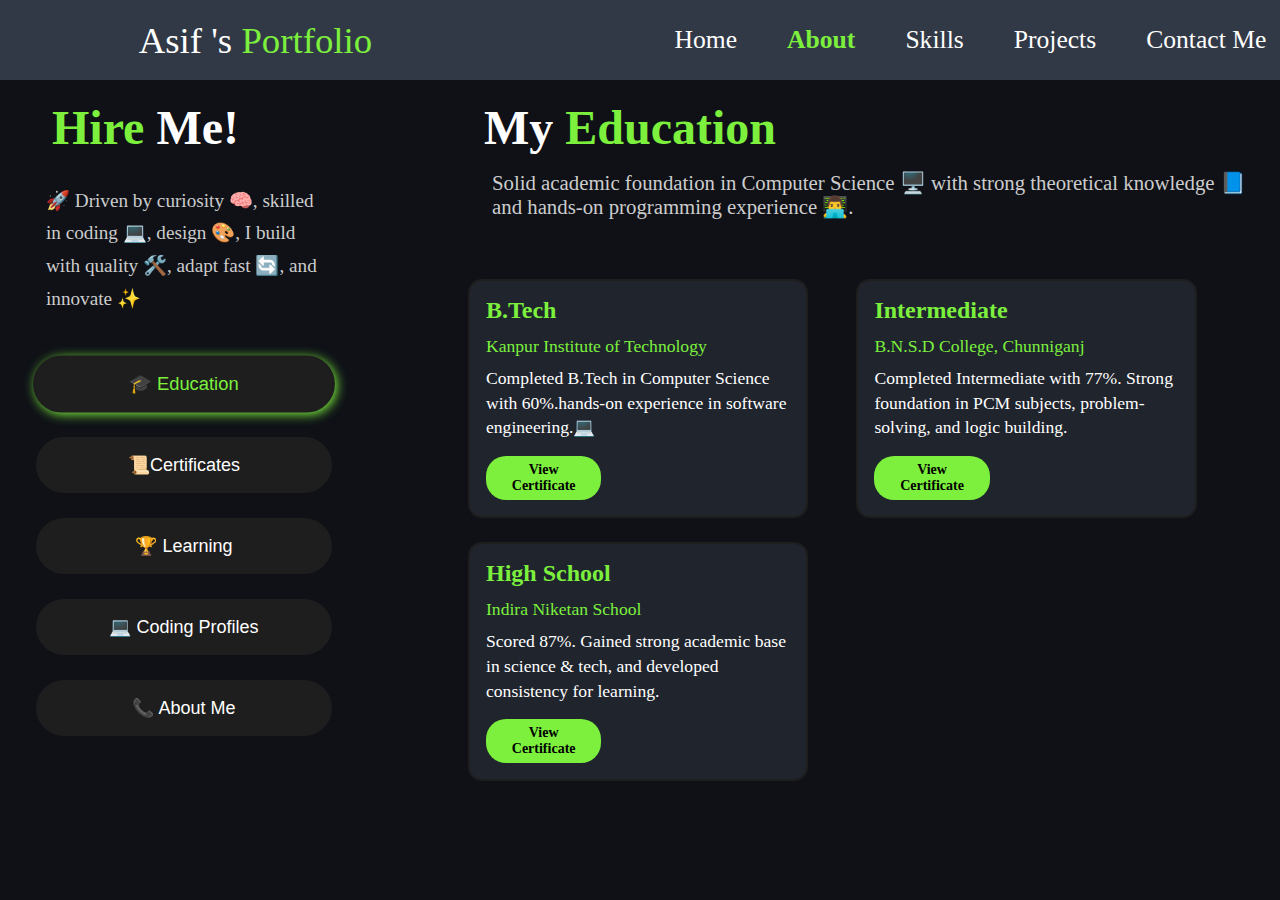
<file: about.html>
<!DOCTYPE html>
<html lang="en">
  <head>
    <meta charset="UTF-8" />
    <meta name="viewport" content="width=device-width, initial-scale=1.0" />
    <title>Asif-Portfolio</title>
    <link rel="stylesheet" href="css/style.css" />
    <link rel="stylesheet" href="css/about.css" />
<link
  rel="stylesheet"
  href="https://cdnjs.cloudflare.com/ajax/libs/font-awesome/6.7.2/css/all.min.css"
/>

</head>
  </head>
  <body>
    <header>

          <nav class="nav">
  <div class="left">Asif 's <span class="neon">Portfolio</span></div>


  <div class="hamburger" onclick="toggleMenu()">
    <i class="fas fa-bars"></i>
  </div>

  <ul class="nav-links" id="navLinks">
    <li><a href="index.html" class="nav-link">Home</a></li>
    <li><a href="about.html" class="nav-link">About</a></li>
    <li><a href="Skill.html" class="nav-link">Skills</a></li>
    <li><a href="project.html" class="nav-link">Projects</a></li>
    <li><a href="contact.html" class="nav-link">Contact Me</a></li>
  </ul>
</nav>
    </header>
    <main>
  <section class="container">
    <div class="sidebar">
    <h2 class="hire-heading"><span class="neon">Hire</span> Me!</h2>
      <div class="intro-text">
  <p>
   🚀 Driven by curiosity 🧠, skilled in coding 💻, design 🎨,
I build with quality 🛠️, adapt fast 🔄, and innovate ✨
  </p>
</div>

      <button class="tab-button active" data-target="education">🎓 Education</button>
      <button class="tab-button" data-target="certificates">📜Certificates</button>
      <button class="tab-button" data-target="learning">🏆 Learning</button>
      <button class="tab-button" data-target="coding">💻 Coding Profiles</button>
      <button class="tab-button" data-target="aboutme">📞 About Me</button>
    </div>

    <div class="content-area">
      <div class="about-heading"><h2 id="tab-heading" class="tab-heading">My Education</h2></div>

    <div class="education">
        <div class="tab-section active" id="education">
        <div class="card">
          <h2><span class="neon">B.Tech</span></h2>
          <p><span class="neon">Kanpur Institute of Technology</span></p>
          <p>Completed B.Tech in Computer Science with 60%.hands-on experience in software engineering.💻</p>
          <a href="https://drive.google.com/file/d/1LUBfm7s76nFGTGx55ZXZPNCtBViQyAdF/view?usp=sharing" class="btn-link" >View Certificate</a>
        </div>
        <div class="card">
          <h2><span class="neon">Intermediate</span></h2>
          <p><span class="neon">B.N.S.D College, Chunniganj</span></p>
          <p>Completed Intermediate with 77%. Strong foundation in PCM subjects, problem-solving, and logic building.</p>
          <a href="https://drive.google.com/file/d/14-4opUvYOOkm5FgG1_-7HkQKOOobtSTy/view?usp=sharing" class="btn-link" >View Certificate</a>
        </div>
          <div class="card card-bt">
          <h2><span class="neon">High School</span></h2>
          <p><span class="neon">Indira Niketan School</span></p>
          <p>Scored 87%. Gained strong academic base in science & tech, and developed consistency for learning.</p>
          <a href="https://drive.google.com/file/d/13wnYAOlEoXKY2hzg84durr98bKk0pFVw/view?usp=sharing" class="btn-link" >View Certificate</a>
        </div> 
      </div>
    </div>

     <div class="certificate">
       <div class="tab-section" id="certificates">
        <div class="card">
          <h2><span class="neon">Web Development</span></h2>
          <p><span class="neon">Apna College - Shraddha Khapra</span> 🛡️</p>
          <p>Covered HTML, CSS, JavaScript, responsive design. Hands-on modern web building.</p>
          <a href="https://drive.google.com/file/d/1LUBfm7s76nFGTGx55ZXZPNCtBViQyAdF/view?usp=sharing" class="btn-link" >View Certificate</a>
        </div>
        <div class="card">
          <h2><span class="neon">Java Programming</span></h2>
          <p><span class="neon">CodSoft</span> 🧠</p>
          <p>Strong foundation in Java, OOPs concepts, loops, arrays & real-world applications.</p>
          <a href="https://drive.google.com/file/d/141EEbYGlUGPJgK9ha64hJp3RjP9JuykQ/view?usp=sharing" class="btn-link" >View Certificate</a>
        </div>
      </div>
     </div>

      <div class="coding">
        <div class="tab-section" id="coding">
        <div class="card">
          <h2><span class="neon">Leetcode</span></h2>
          <p>Solved DSA problems on LeetCode Regular practice has improved my problem-solving, logic building, and coding efficiency significantly.🚀</p>
          <a href="https://leetcode.com/u/Asif005/" class="btn-link" >Leetcode Profile</a>
        </div>
        <div class="card">
          <h2><span class="neon">HackerRank</span></h2>
          <p>Practiced core programming concepts on HackerRank .solving real-world challenges, enhancing my  coding, thinking.💻</p>
          <a href="https://www.hackerrank.com/profile/mohdasif639444" class="btn-link" >HackerRank</a>
        </div>
        <div class="card card-bt">
          <h2><span class="neon">GitHub</span></h2>
          <p>Passionate about building real-world projects and showcase my skills in web development, automation, and coding best practices on GitHub.</p>
          <a href="https://github.com/MohdAsif63" class="btn-link" >GitHub</a>
        </div>
      </div>
      </div>

     <div class="learning">
      <div class="tab-section" id="learning">
        <div class="card">
          <h2><span class="neon">Database Management System</span></h2>
          <p>
           📊 Learned SQL, ER modeling 🧩, normalization 🔄, indexing 🔍, transactions 🔐, and database design 🏗️. Strong backend concepts for data integrity 🛡️.
          </p>
        </div>
        <div class="card">
          <h2><span class="neon">Object Oriented Programming</span></h2>
          <p>
          🧱 Studied class design 🏗️, inheritance 👪, encapsulation 🔒, polymorphism 🔄, and abstraction 🎭. Applied OOP in Java ☕ for modular, reusable, scalable code 🛠️.
          </p>
        </div>
      </div>
    </div>

       <div class="about-box">
         <div class="tab-section" id="aboutme">
          <div class="about-details">
            <div class="about-header">
              <p>
                A motivated Computer Science graduate 🎓 from Kanpur Institute of Technology 💻, skilled in web development 🌐,
                software engineering 🛠️, and creative design ✨, focused on delivering impactful solutions 🚀.
              </p>
            </div>
     
             <div class="about-grid">
               <div><strong>Name:</strong> Mohd Asif</div>
               <div><strong>Gender:</strong> Male</div>
               <div><strong>City:</strong> Kanpur</div>
               <div><strong>Country:</strong> India</div>
               <div><strong>Part Time:</strong> Available</div>
               <div><strong>Freelance:</strong> Available</div>
               <div><strong>Email:</strong> mohdasif639444@gmail.com</div>
               <div><strong>Languages:</strong> English, Hindi</div>
               <div><strong>Age:</strong> 22 Years Old</div>
               <div><strong>Phone:</strong> +91 6394448037</div>
               <div><strong>Nationality:</strong> Indian</div>
             </div>
         </div>
       </div>
  </div>
     </div>
    </div>
  </section>

    </main>
    <script src="js/about.js"></script>
  </body>
</html>
</file>
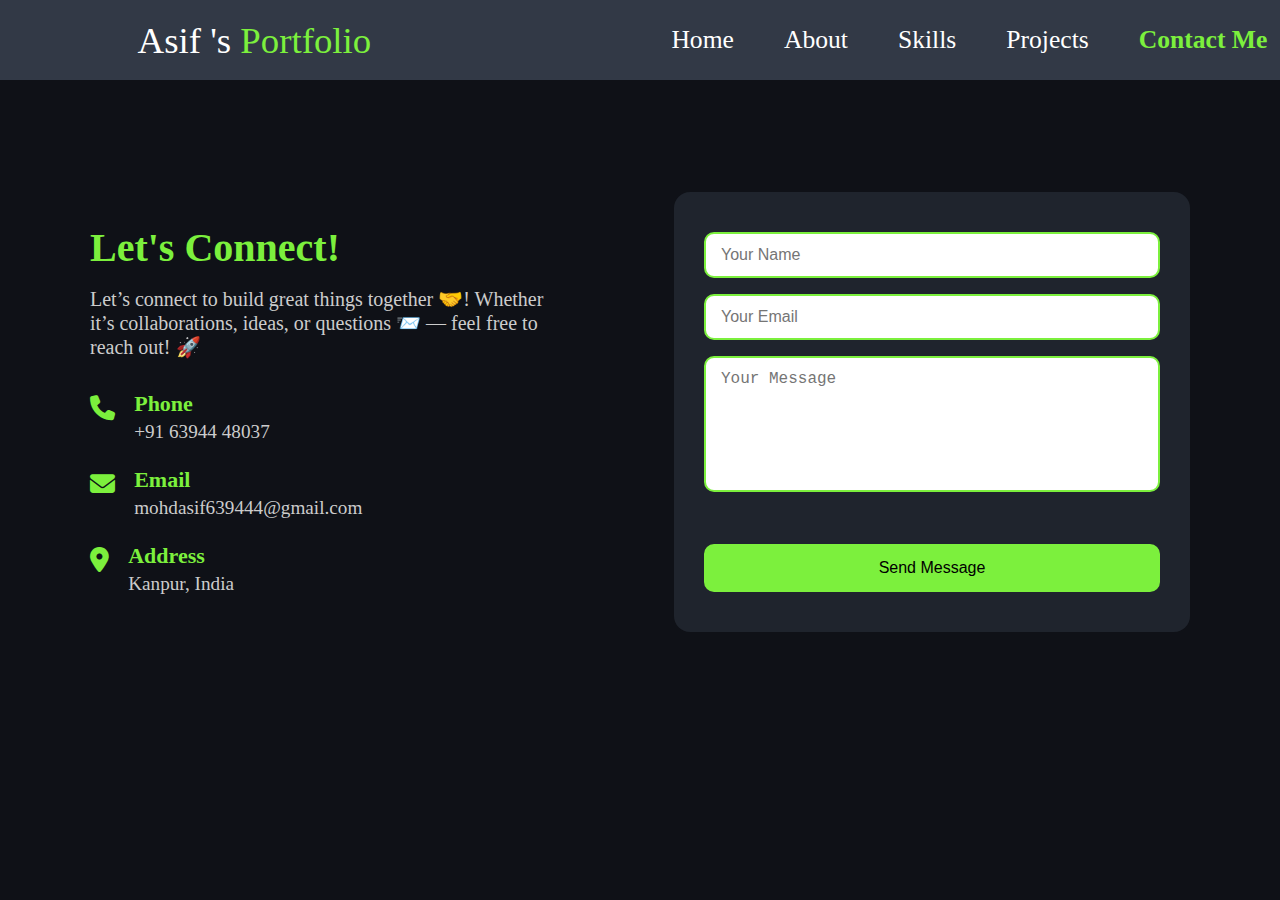
<file: contact.html>
<!DOCTYPE html>
<html lang="en">
  <head>
    <meta charset="UTF-8" />
    <meta name="viewport" content="width=device-width, initial-scale=1.0" />
    <title>Asif-Portfolio</title>
    <link rel="stylesheet" href="css/style.css" />
    <link rel="stylesheet" href="css/contact.css" />
    <link
      rel="stylesheet"
      href="https://cdnjs.cloudflare.com/ajax/libs/font-awesome/6.7.2/css/all.min.css"
    />
  </head>
  <body>
    <header>
      <nav class="nav">
        <div class="left">Asif 's <span class="neon">Portfolio</span></div>
        <div class="rigth">
          <ul>
            <li><a href="index.html" class="nav-link">Home</a></li>
            <li><a href="about.html" class="nav-link">About</a></li>
            <li><a href="Skill.html" class="nav-link">Skills</a></li>
            <li><a href="project.html" class="nav-link">Projects</a></li>
            <li><a href="contact.html" class="nav-link">Contact Me</a></li>
          </ul>
        </div>
      </nav>
    </header>

    <main>
      <section class="contact-section">
        <div class="contact-container">
          <div class="contact-info">
            <h2 class="contact-heading">Let's Connect!</h2>
            <p class="contact-subtext">
              Let’s connect to build great things together 🤝! Whether it’s collaborations, ideas, or questions 📨 — feel free to reach out! 🚀
            </p>
            <div class="info-item">
              <i class="fas fa-phone"></i>
              <div>
                <h4>Phone</h4>
                <p>+91 63944 48037</p>
              </div>
            </div>
            <div class="info-item">
              <i class="fas fa-envelope"></i>
              <div>
                <h4>Email</h4>
                <p>mohdasif639444@gmail.com</p>
              </div>
            </div>
            <div class="info-item">
              <i class="fas fa-map-marker-alt"></i>
              <div>
                <h4>Address</h4>
                <p>Kanpur, India</p>
              </div>
            </div>
          </div>

          <div class="contact-card">
            <form id="contact-form" method="POST" class="contact-form">
              <input type="text" name="name" placeholder="Your Name" required />
              <input type="email" name="email" placeholder="Your Email" required />
              <textarea name="message" rows="6" placeholder="Your Message" class="textarea" required></textarea>
              <button type="submit" class="btnCont">Send Message</button>
              <p id="form-status" class="status-message"></p>
            </form>
          </div>
        </div>
      </section>
    </main>

    <script src="js/contact.js"></script>
  </body>
</html>
</file>
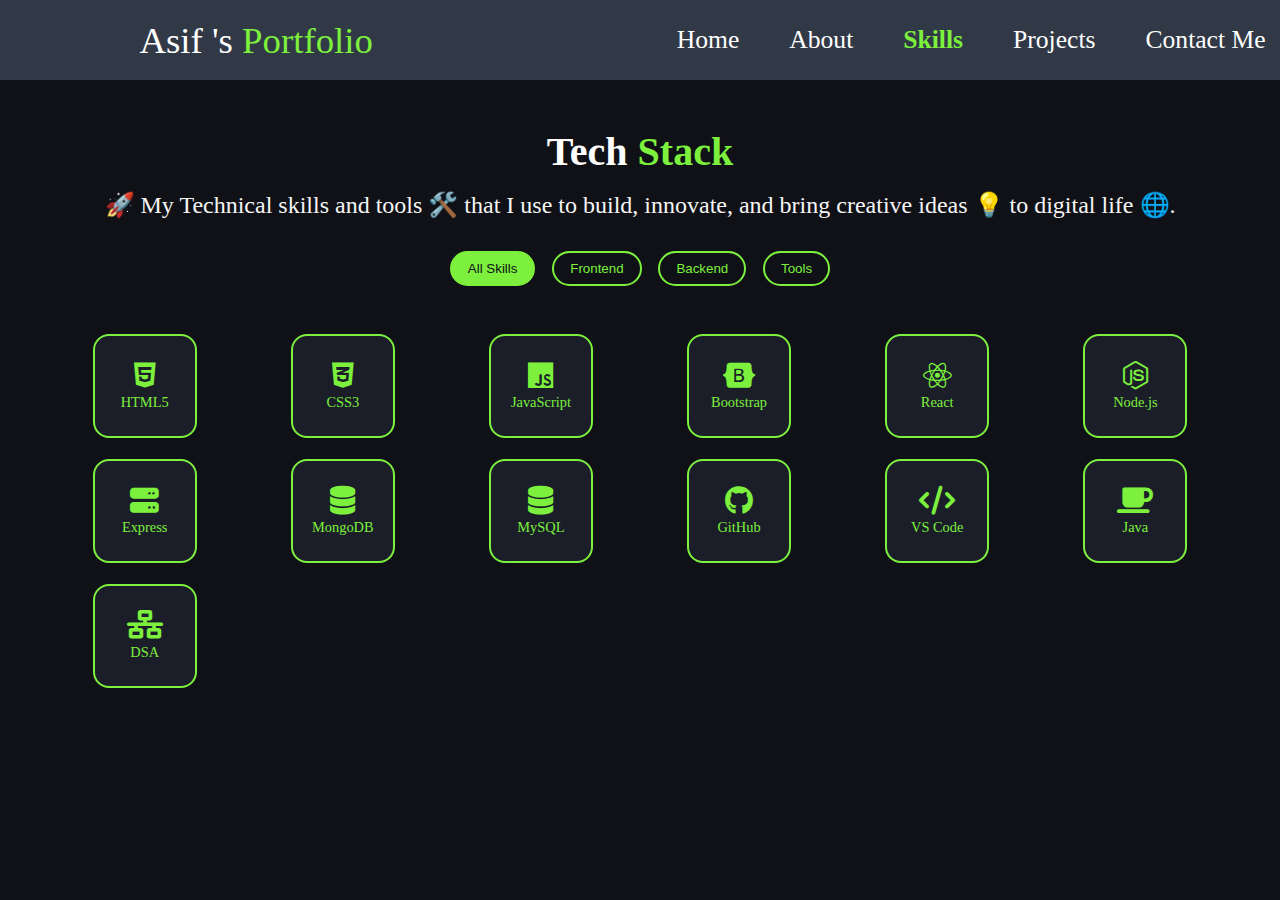
<file: Skill.html>
<!DOCTYPE html>
<html lang="en">
  <head>
    <meta charset="UTF-8" />
    <meta name="viewport" content="width=device-width, initial-scale=1.0" />
    <title>Asif-Portfolio</title>
    <link rel="stylesheet" href="css/style.css" />
     <link rel="stylesheet" href="css/skills.css" />
    <link
      rel="stylesheet"
      href="https://cdnjs.cloudflare.com/ajax/libs/font-awesome/6.7.2/css/all.min.css"
    />
  </head>
  <body>
    <header>
           <nav class="nav">
  <div class="left">Asif 's <span class="neon">Portfolio</span></div>

  <div class="hamburger" onclick="toggleMenu()">
    <i class="fas fa-bars"></i>
  </div>


  <ul class="nav-links" id="navLinks">
    <li><a href="index.html" class="nav-link">Home</a></li>
    <li><a href="about.html" class="nav-link">About</a></li>
    <li><a href="Skill.html" class="nav-link">Skills</a></li>
    <li><a href="project.html" class="nav-link">Projects</a></li>
    <li><a href="contact.html" class="nav-link">Contact Me</a></li>
  </ul>
</nav>
    </header>

    <main>
     <section class="skills-section">
  <h2 class="section-title">Tech<span class="neon"> Stack</span></h2>
  <p class="skills-subtitle">🚀 My Technical skills and tools 🛠️ that I use to build, innovate, and bring creative ideas 💡 to digital life 🌐.</p>


  <div class="skill-filters">
    <button class="filter-btn active" data-category="all">All Skills</button>
    <button class="filter-btn" data-category="frontend">Frontend</button>
    <button class="filter-btn" data-category="backend">Backend</button>
    <button class="filter-btn" data-category="tools">Tools</button>
  </div>

 
  <div class="skills-grid" id="skillsGrid">

    
    <div class="skill-card" data-category="frontend">
      <i class="fab fa-html5"></i><span>HTML5</span>
    </div>
    <div class="skill-card" data-category="frontend">
      <i class="fab fa-css3-alt"></i><span>CSS3</span>
    </div>
    <div class="skill-card" data-category="frontend">
      <i class="fab fa-js"></i><span>JavaScript</span>
    </div>
    <div class="skill-card" data-category="frontend">
      <i class="fab fa-bootstrap"></i><span>Bootstrap</span>
    </div>
    <div class="skill-card" data-category="frontend">
      <i class="fab fa-react"></i><span>React</span>
    </div>


  
    <div class="skill-card" data-category="backend">
      <i class="fab fa-node-js"></i><span>Node.js</span>
    </div>
    <div class="skill-card" data-category="backend">
      <i class="fas fa-server"></i><span>Express</span>
    </div>
    <div class="skill-card" data-category="backend">
      <i class="fas fa-database"></i><span>MongoDB</span>
    </div>
    <div class="skill-card" data-category="backend">
      <i class="fas fa-database"></i><span>MySQL</span>
    </div>



    <div class="skill-card" data-category="tools">
      <i class="fab fa-github"></i><span>GitHub</span>
    </div>
    <div class="skill-card" data-category="tools">
      <i class="fas fa-code"></i><span>VS Code</span>
    </div>
    <div class="skill-card" data-category="tools">
      <i class="fas fa-coffee"></i><span>Java</span>
    </div>
    <div class="skill-card" data-category="tools">
      <i class="fas fa-network-wired"></i><span>DSA</span>
    </div>
  </div>
</section>

    </main>
<script src="js/skill.js" ></script>
  </body>
</html>
</file>
<file: css/style.css>
* {
          margin: 0;
          padding: 0;
        }
  
        body {
          background-color:#0f1117;
          color: white;
          overflow-x: hidden;
        overflow-y: auto;
caret-color: transparent;

        }
        .nav {
          display: flex;
          justify-content: space-around;
          align-items: center;
          background-color:#323946;
          height: 80px;
          width: 100%;
        }
  
        nav ul {
          display: flex;
          justify-content: center;
          margin-right: -150px;
        }
  
        nav ul li {
          list-style: none;
          margin: 0 25px;
          font-size: 1.6rem;
        }
  
        nav ul li a {
          text-decoration: none;
          color: white;
        }

     .nav-link.active {
  color: #7cf03d;
  font-weight: bold;
}


        .nav a.active {
  color: #7cf03d; 
}

  
        .left {
          font-size: 2.3rem;
        }
  
        .firstsec {
          display: flex;
          justify-content: space-around;
          margin: 80px 0;
          align-items: center;
          font-size: 2.5rem;
          margin-top: 6rem;
        }
  
        .firstsec > div {
          width: 30%;
        }
  
        .rightsec img {
         width: 100%;
         border-radius: 100%;           
         border: 5px solid #7cf03d;  
         box-shadow: 2px 2px 10px #7cf03d ;
        }

  
        .leftsec {
          font-size: 3rem;
        }
  
        .purple {
          color: #7cf03d;
        }

        .neon{
          color: #7cf03d;
        }
  
        #element {
          color: #7cf03d;
        }
        
        #element {
  border-right: none !important;
}

  
        .secondsec{
          max-width: 80vw;
          margin: auto;
          height: 80vh;
        }
  
        .secondsec h1{
          font-size: 2rem;
        }
  
        .secondsec box{
          background-color: white;
          width: 80vw;
          height: 2px;
          margin: 56px 0 ;
        }
  
        .text-grey{
          color: grey;
        }
  
        .secondsec .vertical{
          height: 93px;
          width: 1px;
          background-color: white;
          margin: 0 100px;
        }

        footer {
          text-align: center;
          padding: 2rem 0;
          margin-top: 4rem;
          font-size: 0.9rem;
          border-top: 2px solid  white;
        }

         .firstsecform{
          display: flex;
          justify-content: center;
          text-align: center;
        }
  

        .btn{
          margin-top: 2.5rem;
        display: inline-block;
         text-decoration: none;
        font-size: 1rem;
        padding: 1rem 2rem;
        background: #7cf03d;
        border: 0.2rem solid #7cf03d;
        border-radius: 4rem;
        transition: 0.2s;
        box-shadow:2px 2px 10px #7cf03d;
        }

         .btn a{
         color: inherit;
         text-decoration: none;
         font-weight: bold;
        }

        .btn:hover {
          color: #7cf03d;
          box-shadow: none;
          background: transparent;
        }

        .sosbtn a {
    display: inline-flex;
    font-size: 2rem;
    color: #7cf03d;
    padding: 0.8rem;
    border: 0.2rem solid #7cf03d;
    border-radius: 50%;
    margin: 0px 0.8rem;
    transition: 0.5s;
}



/* index media btn styling */
.media {
  display: inline-flex;
  align-items: center;
  justify-content: center;
  width: 50px;
  height: 50px;
  background: #7cf03d;
  color: #000;
  border: 2px solid #7cf03d;
  border-radius: 50%;
  font-size: 24px;
  box-shadow: 2px 2px 10px #7cf03d;
  text-decoration: none;
  transition: 0.3s;
  margin-top: 2.3rem;
  margin-right: 1rem;
}

.media:hover {
 background: transparent;
  color: #7cf03d;
  box-shadow: none;
}

/* index styling  */

.intro-desc {
  color: white;
  margin-top: 1rem;
  font-size: 1.3rem;
  line-height: 1.6;
}


/* To make responsive  */

@media (max-width: 768px) {
  .firstsec {
    flex-direction: column;
    font-size: 2rem;
    margin-top: 4rem;
    gap: 2rem;
  }

  .firstsec > div {
    width: 90%;
    text-align: center;
  }

  .leftsec {
    font-size: 2.2rem;
  }

  
  .rightsec img {
    width: 70%;
    margin: 0 auto;
  }

  
  nav ul {
    flex-direction: column;
    align-items: center;
    margin-right: 0;
    padding-top: 1rem;
  }

  nav ul li {
    margin: 10px 0;
  }

  
  .secondsec {
    height: auto;
    margin: 2rem 1rem;
  }

  .secondsec h1 {
    font-size: 1.5rem;
  }

  
  .media {
    width: 40px;
    height: 40px;
    font-size: 20px;
    margin-right: 0.5rem;
  }


  .intro-desc {
    font-size: 1.1rem;
    line-height: 1.5;
  }

  footer {
    font-size: 0.8rem;
    padding: 1rem;
  }
}


/* Mobile Nav */
.hamburger {
  display: none;
  font-size: 1.7rem;
  color: #7cf03d;
  cursor: pointer;
}

@media (max-width: 768px) {
  .hamburger {
    display: block;
    margin-right: -1rem;
  }

  .nav-links {
    display: none;
    flex-direction: column;
    background-color: #323946;
    position: absolute;
    top: 80px;
    left: 0;
    width: 100%;
    z-index: 999;
  }

  .nav-links.show {
    display: flex;
  }

  .nav-links li {
    margin: 1rem 0;
    text-align: center;
  }

  .left{
  font-size: 2rem;
}

.firstsec{
  margin-top: 2rem;
}
}
</file>
<file: css/about.css>
body {
  margin: 0;
  padding: 0;
  background-color: #0f1117;
  color: white;
  overflow-x: hidden;
}

.container {
  display: flex;
  flex-direction: row;
  padding: 20px;
  height: calc(100vh - 80px);
  box-sizing: border-box;
}

.sidebar {
  flex: 1;
  display: flex;
  flex-direction: column;
  gap: 25px;
  margin-left: 1rem;
}

.intro-text {
  color: #ccc;
  font-size: 1.2rem;
  padding: 0 10px;
  margin-bottom: 1rem;
  text-align: left;
  line-height: 1.7;
}

.hire-heading {
  font-size: 3rem;
  font-weight: 900;
  color: white;
  margin-bottom: 0.3rem;
  margin-left: 1rem;
}

.tab-button {
  padding: 15px 20px;
  background-color: #1e1e1e;
  border: 2px solid #1e1e1e;
  color: white;
  font-size: 18px;
  font-weight: 500;
  border-radius: 4rem;
  cursor: pointer;
  text-align: center;
  transition: 0.3s;
}

.tab-button:hover,
.tab-button.active {
  box-shadow: 2px 2px 10px #7cf03d;
  transform: scale(1.02);
  color: #7cf03d;
}

.content-area {
  flex: 3;
  padding-left: 40px;
  overflow-y: auto;
}

.tab-heading {
  font-size: 3rem;
  margin-bottom: 1rem;
}

.tab-section {
  align-items: flex-start;
  display: none;
  flex-wrap: wrap;
  gap: 3rem;
  margin-left: 4rem;
  margin-top: 3.75rem;
  justify-content: flex-start;
}

.tab-section.active {
  display: flex;
}

.card {
  width: calc(45% - 1rem);
  background-color: #1f242d;
  border: 2px solid #1e1e1e;
  border-radius: 14px;
  padding: 1rem;
  transition: box-shadow 0.3s ease;
  margin-bottom: -1.5rem;
  box-sizing: border-box;
  display: flex;
  flex-direction: column;
  justify-content: space-between;
}

.card:hover {
  transform: scale(1.03);
  box-shadow: 0 0 8px #7cf03d;
}

.card h2 {
  margin-bottom: 0.6rem;
  font-size: 1.5rem;
}

.card p {
  font-size: 1.1rem;
  line-height: 1.4;
  margin-bottom: 0.5rem;
}

.neon {
  color: #7cf03d;
}

.btn-link {
  margin-top: 0.5rem;
  display: inline-block;
  background-color: #7cf03d;
  color: #000;
  padding: 6px 12px;
  font-size: 14px;
  font-weight: 600;
  border: none;
  border-radius: 20px;
  text-decoration: none;
  cursor: pointer;
  transition: background-color 0.3s ease;
  text-align: center;
  width: 30%;
}

.btn-link:hover {
  background-color: #5cbe2e;
  color: #fff;
}

.card-bt {
  margin-top: 0.001rem;
}

.education,
.certificate,
.coding,
.learning {
  margin: 1rem 0 0 2rem;
}

.about-details {
  background-color: #1f242d;
  border-radius: 14px;
  padding: 2.5rem;
  border: 2px solid #1e1e1e;
  color: white;
  width: 80%;
  margin-right: 3rem;
  box-shadow: 0 0 8px #7cf03d;
}

.about-header {
  margin-bottom: 1.5rem;
}

.about-header p {
  font-size: 1.1rem;
  line-height: 1.8;
  color: #ccc;
}

.about-grid {
  display: grid;
  grid-template-columns: repeat(2, minmax(200px, 1fr));
  gap: 1.1rem 3rem;
  font-size: 1.2rem;
}

.about-grid div strong {
  color: #7cf03d;
}

.about-heading {
  margin-left: 7rem;
}

.about-box {
  margin-top: 4rem;
  margin-left: 3rem;
}

.tab-subtext {
  font-size: 1.3rem;
  color: #ccc;
  margin: 0.5rem;
  font-weight: 400;
  margin-top: 1rem;
}

.hamburger {
  display: none;
  font-size: 1.7rem;
  color: #7cf03d;
  cursor: pointer;
}

@media (max-width: 768px) {
  .container {
    flex-direction: column;
    height: auto;
    padding: 10px;
  }

  .sidebar {
    display: none;
  }

  .content-area {
    padding: 2rem;
  }

  .tab-heading {
    font-size: 2.5rem;
    margin: 0;
    text-align: center;
  }

  .tab-section {
    margin-left: 0;
    gap: 1rem;
    justify-content: center;
  }

  .card {
    width: 100%;
    margin-bottom: 1rem;
  }

  .about-heading {
    margin: 0;
    text-align: center;
  }

  .about-details {
    width: 100%;
    margin: 0 auto;
    padding: 1.5rem;
  }

  .about-grid {
    grid-template-columns: 1fr;
    font-size: 1rem;
  }

  .hamburger {
    display: block;
    margin-right: -1rem;
  }

  .nav-links {
    display: none;
    flex-direction: column;
    background-color: #323946;
    position: absolute;
    top: 80px;
    left: 0;
    width: 100%;
    z-index: 999;
  }

  .nav-links.show {
    display: flex;
  }

  .nav-links li {
    margin: 1rem 0;
    text-align: center;
  }

   .left{
  font-size: 2rem;
}

.education{
margin: auto;
}
}
</file>
<file: css/contact.css>
* {
  box-sizing: border-box;
}

.firstsecform {
  width: 100%;
  display: flex;
  justify-content: center;
  align-items: center;
}

body {
  background-color: #0f1117;
  overflow-x: hidden;
  overflow-y: auto;
}

.contact-form input,
.contact-form textarea {
  width: 100%;
  padding: 12px 15px;
  margin-bottom: 16px;
  border: 2px solid #7cf03d;
  border-radius: 10px;
  font-size: 16px;
  transition: border-color 0.3s ease;
}

.textarea {
  resize: none;
  padding-top: 12px; 
}

.contact-form input:focus,
.contact-form textarea:focus {
  border-color: #7cf03d;
  outline: none;
}

.btnCont {
  width: 100%;
  padding: 12px;
  background: #7cf03d;
  border: 0.2rem solid #7cf03d;
  border-radius: 10px;
  font-size: 16px;
  cursor: pointer;
  transition: background 0.3s ease;
  margin-top: 2rem;
}

.btnCont:hover {
  color: #7cf03d;
  background: transparent;
}

.contact-section {
  width: 100%;
  display: flex;
  justify-content: center;
  padding: 4rem 2rem;
  background-color: #0f1117;
}

.contact-container {
  display: flex;
  flex-wrap: wrap;
  justify-content: space-between;
  gap: 8rem;
  max-width: 1100px;
  width: 100%;
  margin-top: 3rem;
}

.contact-info {
  flex: 1;
  color: #fff;
  min-width: 250px;
  margin-top: 2rem;
}

.contact-heading {
  font-size: 40px;
  margin-bottom: 1rem;
  color: #7cf03d;
}

.contact-subtext {
  font-size: 20px;
  margin-bottom: 2rem;
  color: #ccc;
}

.info-item {
  display: flex;
  align-items: flex-start;
  gap: 1.2rem;
  margin-bottom: 1.5rem;
}

.info-item i {
  font-size: 25px;
  color: #7cf03d;
  margin-top: 5px;
}

.info-item h4 {
  margin: 0;
  color: #7cf03d;
  font-size: 22px;
}

.info-item p {
  margin: 4px 0 0;
  color: #ccc;
  font-size: 1.2rem;
}

.contact-card {
  flex: 1;
  background: #1f242d;
  padding: 40px 30px;
  border-radius: 16px;
  min-width: 300px;
}

.contact-card:hover {
  box-shadow: 2px 2px 10px #7cf03d;
  transform: scale(1.01);
}


/* Mobile responsive */

@media (max-width: 768px) {
  .contact-container {
    flex-direction: column;
    padding: 0 1rem;
    margin-top: -1rem;
  }

  .contact-heading {
    font-size: 32px;
    text-align: center;
  }

  .contact-subtext {
    text-align: center;
    font-size: 18px;
  }

  .info-item {
    justify-content: center;
    text-align: center;
    flex-direction: column;
    align-items: center;
  }

  .info-item i {
    font-size: 22px;
  }

  .info-item h4 {
    font-size: 20px;
  }

  .info-item p {
    font-size: 1rem;
  }

  .contact-card {
    width: 100%;
    padding: 30px 20px;
    margin: 0 auto;
  }
}

 
/* Mobile nav */
.hamburger {
  display: none;
  font-size: 1.7rem;
  color: #7cf03d;
  cursor: pointer;
}

@media (max-width: 768px) {
  .hamburger {
    display: block;
    margin-right: -1rem;
  }

  .nav-links {
    display: none;
    flex-direction: column;
    background-color: #323946;
    position: absolute;
    top: 80px;
    left: 0;
    width: 100%;
    z-index: 999;
  }

  .nav-links.show {
    display: flex;
  }

  .nav-links li {
    margin: 1rem 0;
    text-align: center;
  }

   .left{
  font-size: 2rem;
}
}

@media (max-width: 768px) {
  .contact-section {
    min-height: 100vh; 
    display: flex;
    justify-content: center;
    align-items: center;
    padding: 0;
  }

  .contact-container {
    width: 100%;
    display: flex;
    gap:1rem;
    flex-direction: column;
    justify-content: center; 
    align-items: center; 
    padding-top: 2rem;
  }

 .contact-card {
    margin-bottom: 2rem; /* adds space below the card */
  }
}
</file>
<file: css/skills.css>
body{
  overflow-x: hidden;
overflow-y: auto;

}
.skills-section {
  text-align: center;
  padding: 2rem 2rem;
  background-color: #0f1117;
  color: #fff;
  margin-top: 1rem;
}

.section-title {
  color: white;
  font-size: 2.5rem;
  margin-bottom: 1rem;
}

.neon {
  color: #7cf03d;
}

.skills-subtitle {
  color: #ccc;
  margin-bottom: 2rem;
  font-size: 1.5rem;
  color: whitesmoke;
}

.skill-filters {
  margin-bottom: 1rem;
}

.filter-btn {
  padding: 0.5rem 1rem;
  margin: 0 0.4rem;
  border: 2px solid #7cf03d;
  background: transparent;
  color: #7cf03d;
  border-radius: 2rem;
  cursor: pointer;
  transition: all 0.3s ease;
}

.filter-btn.active,
.filter-btn:hover {
  background-color: #7cf03d;
  color: #0f1117;
}

.skills-grid {
  display: grid;
  grid-template-columns: repeat(6, 1fr); 
  gap: 0.3rem;
  padding: 1rem;
  max-width: 1200px;
  margin: auto; 
  justify-items: center;
}

.skill-card {
  background: #1b1e29;
  border: 2px solid #7cf03d;
  border-radius: 1rem;
  width: 100px;
  height: 100px;
  display: flex;
  flex-direction: column;
  justify-content: center;
  align-items: center;
  color: #7cf03d;
  font-size: 0.9rem;
  transition: 0.3s ease;
  margin-top: 1rem;
}

.skill-card i {
  font-size: 1.8rem;
  margin-bottom: 0.3rem;
}

.skill-card:hover {
  transform: scale(1.03);
  background-color: #7cf03d;
  color: #0f1117;
}

/* Responsive styles */
@media (max-width: 768px) {
  .skills-grid {
    grid-template-columns: repeat(2, 1fr);
    gap: 1rem;
    padding: 1rem;
  }

  .skill-card {
    width: 90px;
    height: 90px;
    font-size: 0.8rem;
  }

  .skill-card i {
    font-size: 1.5rem;
  }

  .skills-subtitle {
    font-size: 1.2rem;
    padding: 0 1rem;
  }

  .section-title {
    font-size: 2.5rem;
  }
}

@media (max-width: 480px) {
  .skills-grid {
    grid-template-columns: 1fr;
    gap: 1.2rem;
  }

  .skill-card {
    width: 100%;
    max-width: 250px;
    height: 90px;
    margin: auto;
    font-size: 1rem;
  }

  .skill-card i {
    font-size: 1.8rem;
  }

  .skills-section {
    padding: 1rem 1rem;
  }
}


/* Mobile Nav */
.hamburger {
  display: none;
  font-size: 1.7rem;
  color: #7cf03d;
  cursor: pointer;
}

@media (max-width: 768px) {
  .hamburger {
    display: block;
   margin-right: -1rem;
  }

  .nav-links {
    display: none;
    flex-direction: column;
    background-color: #323946;
    position: absolute;
    top: 80px;
    left: 0;
    width: 100%;
    z-index: 999;
  }

  .nav-links.show {
    display: flex;
  }

  .nav-links li {
    margin: 1rem 0;
    text-align: center;
  }
   .left{
  font-size: 2rem;
}

.filter-btn {
margin-bottom: 0.7rem;
}

}
</file>
